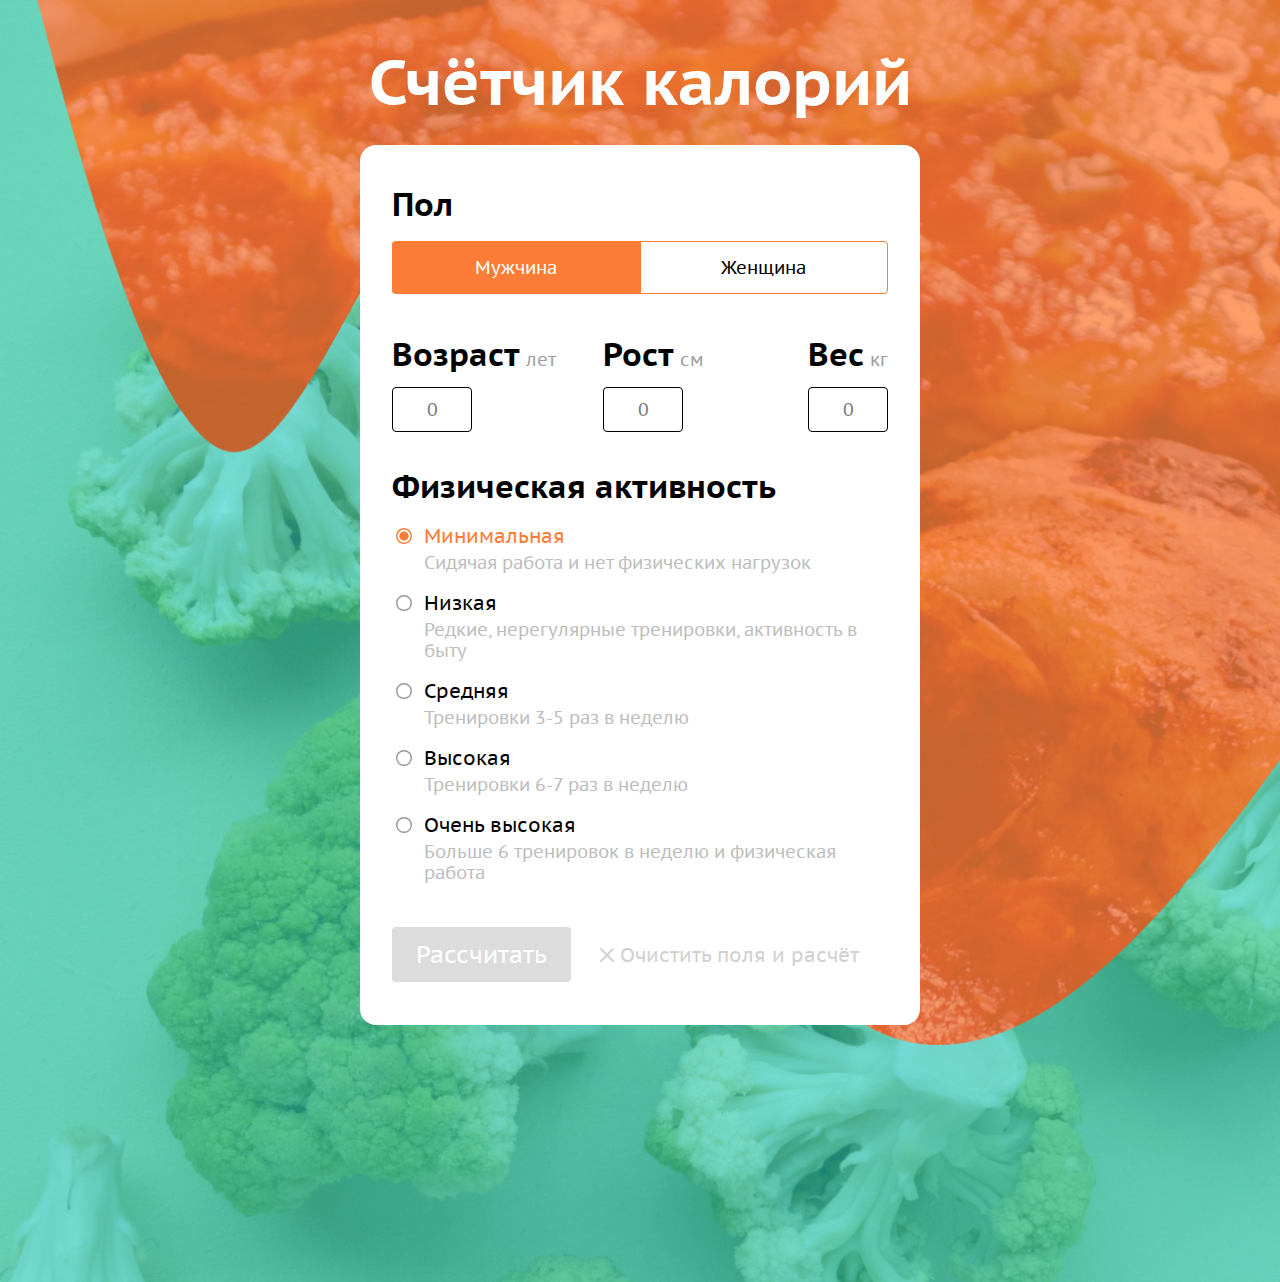
<file: счетчик каллорий/index.html>
<!DOCTYPE html>
<html lang="ru">
<head>
  <meta charset="UTF-8">
  <meta http-equiv="X-UA-Compatible" content="ie=edge">
  <meta name="viewport" content="width=device-width, initial-scale=1.0, viewport-fit=cover">
  <link rel="preload" href="fonts/pt-sans-caption-bold.woff2" as="font" type="font/woff2" crossorigin="anonymous">
  <link rel="preload" href="fonts/pt-sans-caption-regular.woff2" as="font" type="font/woff2" crossorigin="anonymous">
  <link rel="stylesheet" href="css/normalize.css">
  <link rel="stylesheet" href="css/style.css">
  <title>Счётчик калорий</title>
</head>
<body class="page">
  <main class="main">
    <div class="container">
      <article class="counter">
        <h1 class="counter__heading heading-main">
          Счётчик калорий
        </h1>
        <form class="counter__form form" name="counter" action="#" method="post">
          <div class="form__item">
            <h2 class="heading">
              Пол
            </h2>
            <ul class="switcher">
              <li class="switcher__item">
                <input id="gender-male" name="gender" value="male" type="radio" checked required>
                <label for="gender-male">
                  Мужчина
                </label>
              </li>
              <li class="switcher__item">
                <input id="gender-female" name="gender" value="female" type="radio" required>
                <label for="gender-female">
                  Женщина
                </label>
              </li>
            </ul>
          </div>
          <fieldset class="form__item form__parameters" name="parameters">
            <legend class="visually-hidden">
              Физические параметры
            </legend>
            <div class="inputs-group">
              <div class="input">
                <div class="input__heading">
                  <label class="heading" for="age">
                    Возраст
                  </label>
                  <span class="input__heading-unit">
                    лет
                  </span>
                </div>
                <div class="input__wrapper">
                  <input type="text" id="age" name="age" placeholder="0" inputmode="decimal" maxlength="3" required>
                </div>
              </div>
              <div class="input">
                <div class="input__heading">
                  <label class="heading" for="height">
                    Рост
                  </label>
                  <span class="input__heading-unit">
                    см
                  </span>
                </div>
                <div class="input__wrapper">
                  <input type="text" id="height" name="height" placeholder="0" inputmode="decimal" maxlength="3" required>
                </div>
              </div>
              <div class="input">
                <div class="input__heading">
                  <label class="heading" for="weight">
                    Вес
                  </label>
                  <span class="input__heading-unit">
                    кг
                  </span>
                </div>
                <div class="input__wrapper">
                  <input type="text" id="weight" name="weight" placeholder="0" inputmode="decimal" maxlength="3" required>
                </div>
              </div>
            </div>
          </fieldset>
          <fieldset class="form__item">
            <legend class="heading">
              Физическая активность
            </legend>
            <ul class="radios-group">
              <li class="radio">
                <div class="radio__wrapper">
                  <input id="activity-minimal" name="activity" value="min" type="radio" checked required>
                  <label for="activity-minimal">
                    Минимальная
                  </label>
                </div>
                <p class="radio__description">
                  Сидячая работа и нет физических нагрузок
                </p>
              </li>
              <li class="radio">
                <div class="radio__wrapper">
                  <input id="activity-low" name="activity" value="low" type="radio" required>
                  <label for="activity-low">
                    Низкая
                  </label>
                </div>
                <p class="radio__description">
                  Редкие, нерегулярные тренировки, активность в быту
                </p>
              </li>
              <li class="radio">
                <div class="radio__wrapper">
                  <input id="activity-medium" name="activity" value="medium" type="radio" required>
                  <label for="activity-medium">
                    Средняя
                  </label>
                </div>
                <p class="radio__description">
                  Тренировки 3-5 раз в неделю
                </p>
              </li>
              <li class="radio">
                <div class="radio__wrapper">
                  <input id="activity-high" name="activity" value="high" type="radio" required>
                  <label for="activity-high">
                    Высокая
                  </label>
                </div>
                <p class="radio__description">
                  Тренировки 6-7 раз в неделю
                </p>
              </li>
              <li class="radio">
                <div class="radio__wrapper">
                  <input id="activity-maximal" name="activity" value="max" type="radio" required>
                  <label for="activity-maximal">
                    Очень высокая
                  </label>
                </div>
                <p class="radio__description">
                  Больше 6 тренировок в неделю и физическая работа
                </p>
              </li>
            </ul>
          </fieldset>
          <div class="form__submit">
            <button class="form__submit-button button" name="submit" type="submit"disabled >
              Рассчитать
            </button>
            <button class="form__reset-button" name="reset" type="reset" disabled>
              <svg width="24" height="24" viewbox="0 0 24 24" fill="#FD3636" xmlns="http://www.w3.org/2000/svg">
                <path fill-rule="evenodd" clip-rule="evenodd" d="M13.4143 12.0002L18.7072 6.70725C19.0982 6.31625 19.0982 5.68425 18.7072 5.29325C18.3162 4.90225 17.6842 4.90225 17.2933 5.29325L12.0002 10.5862L6.70725 5.29325C6.31625 4.90225 5.68425 4.90225 5.29325 5.29325C4.90225 5.68425 4.90225 6.31625 5.29325 6.70725L10.5862 12.0002L5.29325 17.2933C4.90225 17.6842 4.90225 18.3162 5.29325 18.7072C5.48825 18.9022 5.74425 19.0002 6.00025 19.0002C6.25625 19.0002 6.51225 18.9022 6.70725 18.7072L12.0002 13.4143L17.2933 18.7072C17.4882 18.9022 17.7443 19.0002 18.0002 19.0002C18.2562 19.0002 18.5122 18.9022 18.7072 18.7072C19.0982 18.3162 19.0982 17.6842 18.7072 17.2933L13.4143 12.0002Z"/>
              </svg>
              <span>
                Очистить поля и расчёт
              </span>
            </button>
          </div>
        </form>
        <section class="counter__result counter__result--hidden">
          <h2 class="heading">
            Ваша норма калорий
          </h2>
          <ul class="counter__result-list">
            <li class="counter__result-item">
              <h3>
                <span id="calories-norm">3 800</span> ккал
              </h3>
              <p>
                поддержание веса
              </p>
            </li>
            <li class="counter__result-item">
              <h3>
                <span id="calories-minimal">3 300</span> ккал
              </h3>
              <p>
                снижение веса
              </p>
            </li>
            <li class="counter__result-item">
              <h3>
                <span id="calories-maximal">4 000</span> ккал
              </h3>
              <p>
                набор веса
              </p>
            </li>
          </ul>
        </section>
      </article>
    </div>
  </main>
  <script src="js/index.js" defer></script>
</body>
</html>
</file>
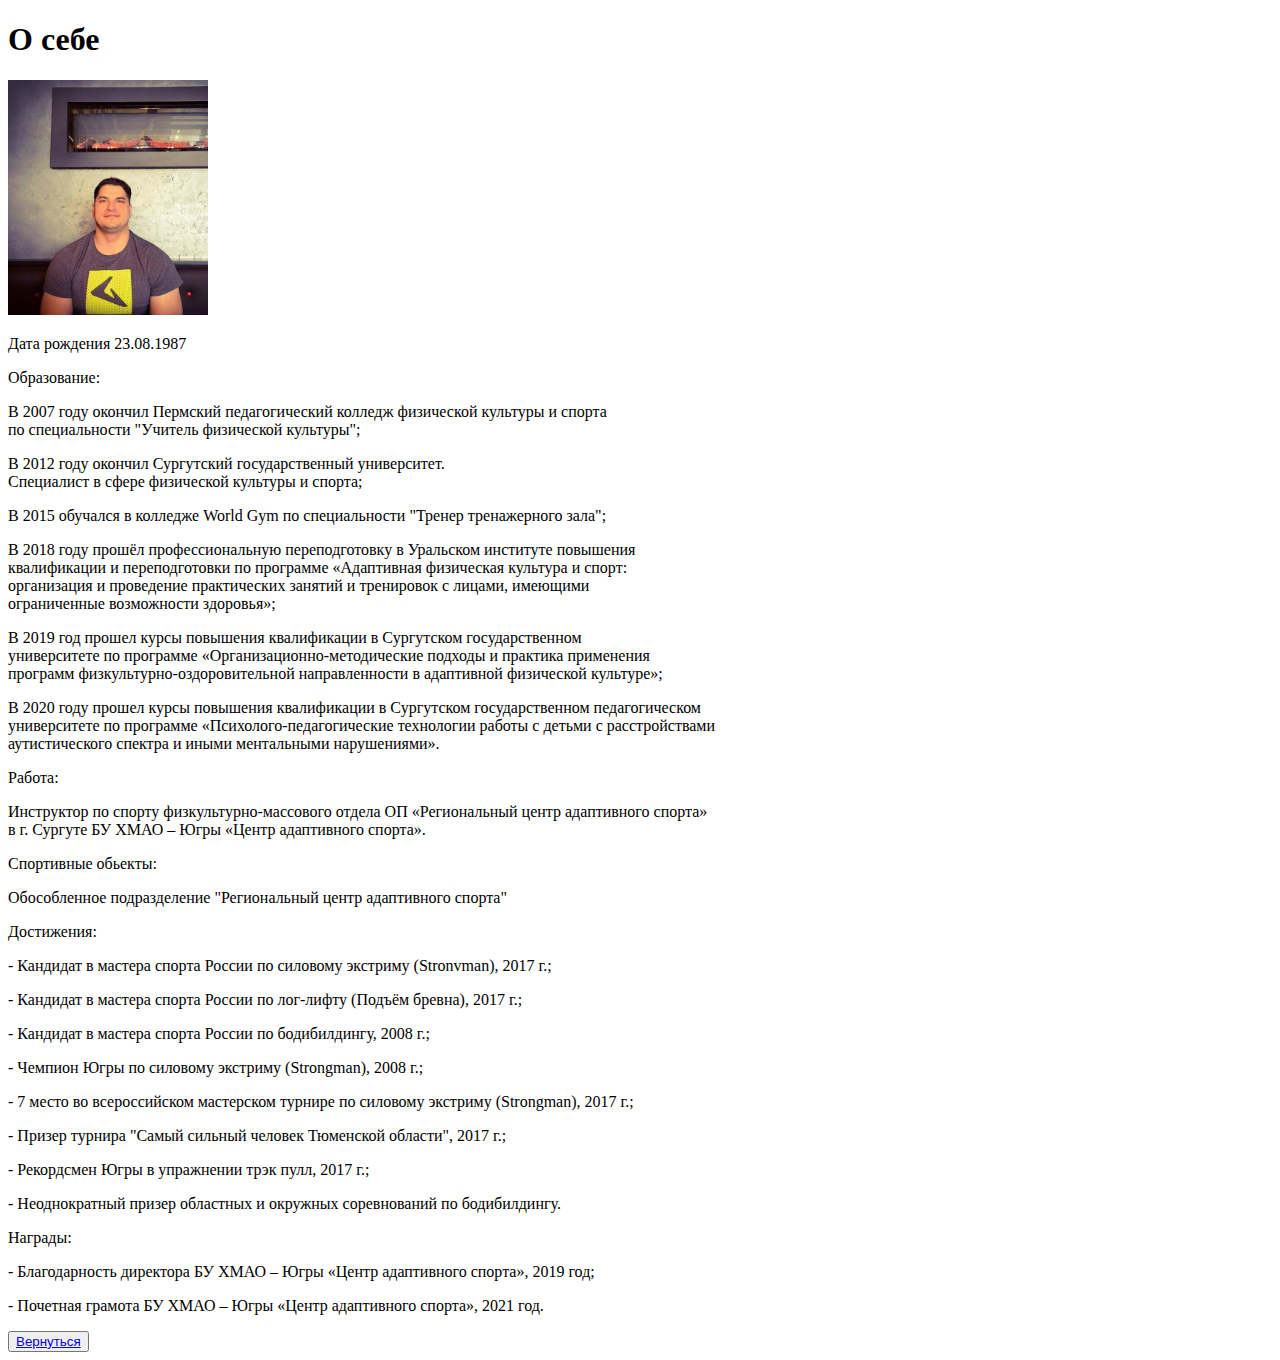
<file: About.html>
<!DOCTYPE html>
<html lang="en">
<head>
    <meta charset="UTF-8">
    <meta http-equiv="X-UA-Compatible" content="IE=edge">
    <meta name="viewport" content="width=device-width, initial-scale=1.0">
    <title>Document</title>
</head>
<body>
    <section class="title__pup">

      
        <div class="title_about">
         <h1 class="title_h1">О себе</h1>
            <img src="./image/Screenshot_20211007_215015.jpg" alt="photo" class="title_photo" width="200">
         </div>
            <div class="title_p">
            <p>Дата рождения 23.08.1987</p>

               <p> Образование:</p> 
               
                
               <p> В 2007 году окончил Пермский педагогический колледж физической культуры и спорта<br>
                 по специальности "Учитель физической культуры";</p>
                
              <p> В 2012 году окончил Сургутский государственный университет.<br>
                 Специалист в сфере физической культуры и спорта;</p>
                
               <p> В 2015 обучался в колледже World Gym по специальности "Тренер тренажерного зала";</p>
                
               <p> В 2018 году прошёл профессиональную переподготовку в Уральском институте повышения <br>
                квалификации и переподготовки по программе «Адаптивная физическая культура и спорт:<br>
                организация и проведение практических занятий и тренировок с лицами, имеющими<br>
                 ограниченные возможности здоровья»;</p>
                
                <p>В 2019 год прошел курсы повышения квалификации в Сургутском государственном<br>
                   университете по программе «Организационно-методические подходы и практика применения <br>
                   программ физкультурно-оздоровительной направленности в адаптивной физической культуре»;</p>
                
                   <p>В 2020 году прошел курсы повышения квалификации в Сургутском государственном педагогическом<br>
                 университете по программе «Психолого-педагогические технологии работы с детьми с расстройствами<br>
                  аутистического спектра и иными ментальными нарушениями».</p>
                
                
                  <p>Работа:</p>
                
                  <p>Инструктор по спорту физкультурно-массового отдела ОП «Региональный центр адаптивного спорта» <br>
                в г. Сургуте БУ ХМАО – Югры «Центр адаптивного спорта».</p>
                
                <p>Спортивные обьекты:</p>
                <p>Обособленное подразделение "Региональный центр адаптивного спорта"</p>
                <p>Достижения:</p>
                
                <p> - Кандидат в мастера спорта России по силовому экстриму (Stronvman), 2017 г.;</p>
                <p> - Кандидат в мастера спорта России по лог-лифту (Подъём бревна), 2017 г.;</p>
                <p> - Кандидат в мастера спорта России по бодибилдингу, 2008 г.;</p>
                <p> - Чемпион Югры по силовому экстриму (Strongman), 2008 г.;</p>
                <p> - 7 место во всероссийском мастерском турнире по силовому экстриму (Strongman), 2017 г.;</p>
                <p> - Призер турнира "Самый сильный человек Тюменской области", 2017 г.;</p>
                <p> - Рекордсмен Югры в упражнении трэк пулл, 2017 г.;</p>
                <p> - Неоднократный призер областных и окружных соревнований по бодибилдингу.</p>
                
                <p> Награды:</p>
                
                <p> - Благодарность директора БУ ХМАО – Югры «Центр адаптивного спорта», 2019 год;</p>
                <p> - Почетная грамота БУ ХМАО – Югры «Центр адаптивного спорта», 2021 год.</p>
               </div>
          <div>
            <button class="title_button">
               <a href="./index.html" class="header__link">Вернуться</a>
            </button>
          </div>
     </section>
</body>
</html>
</file>
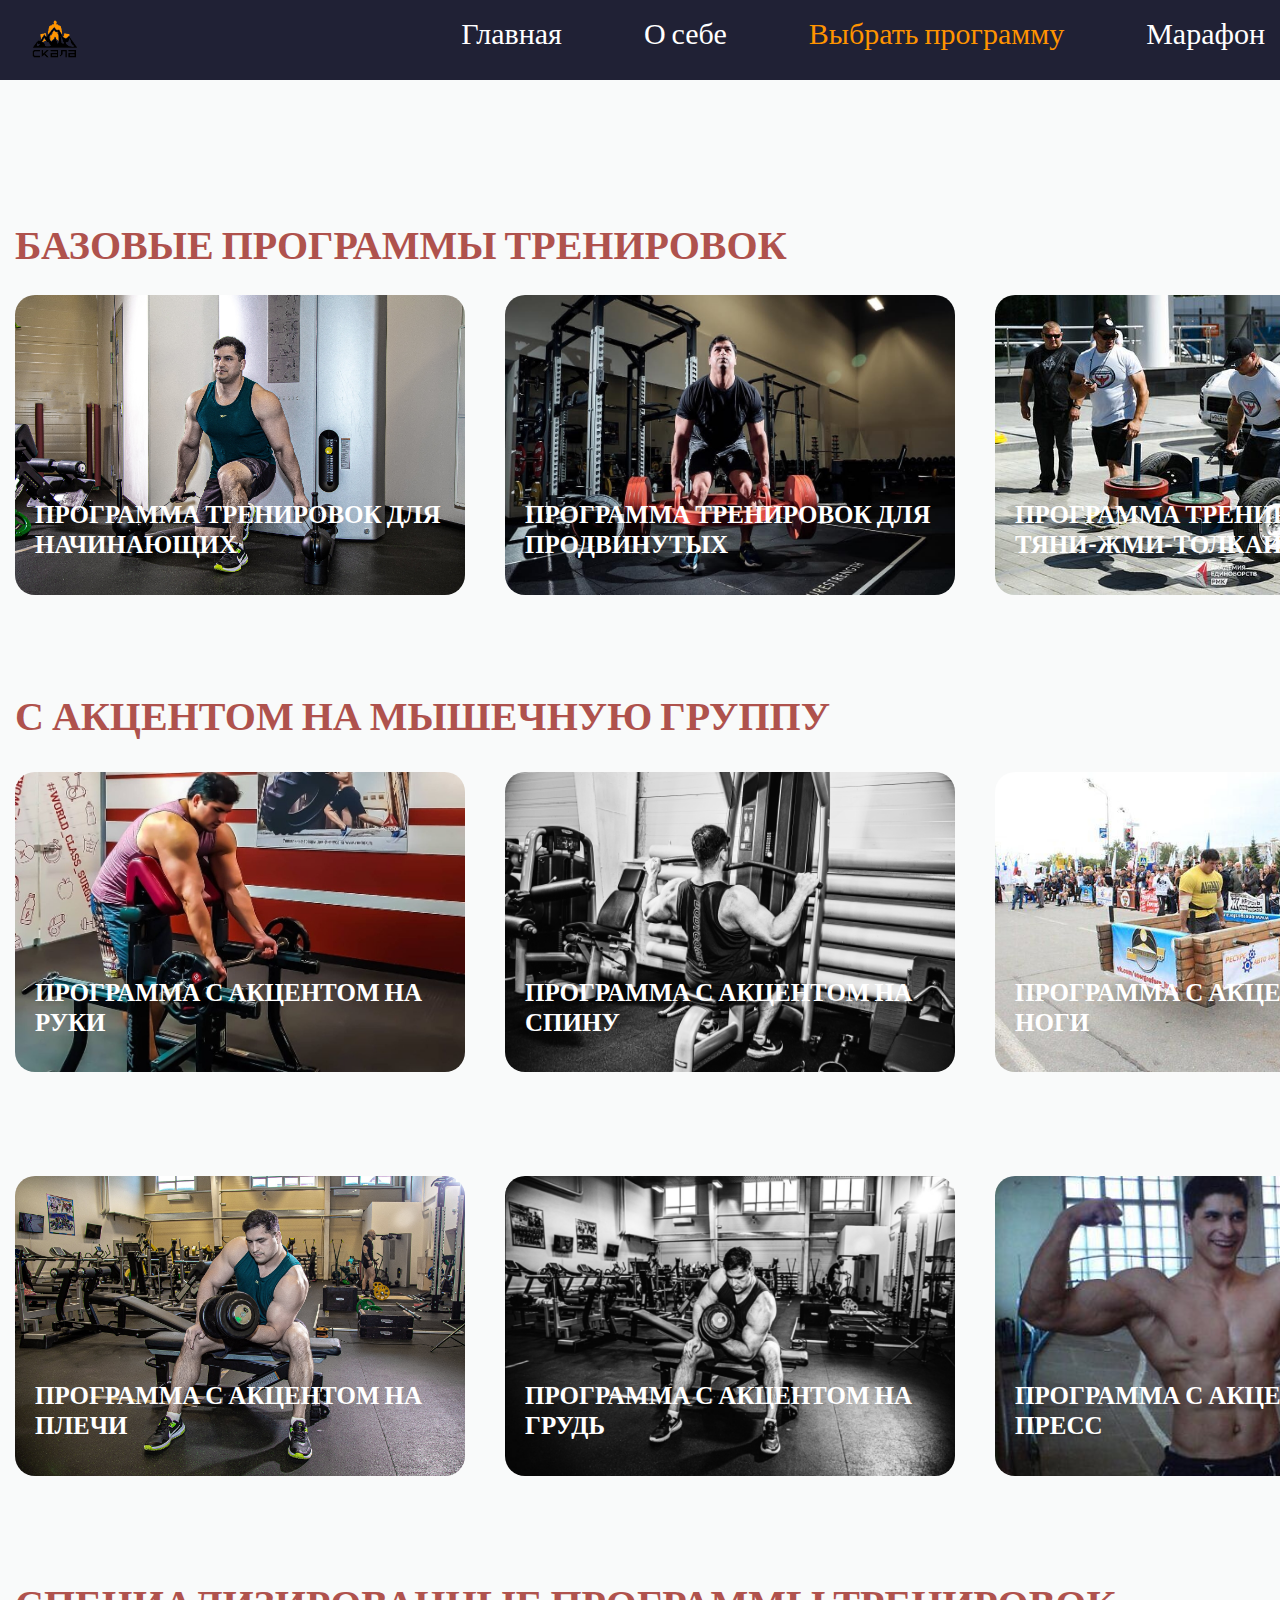
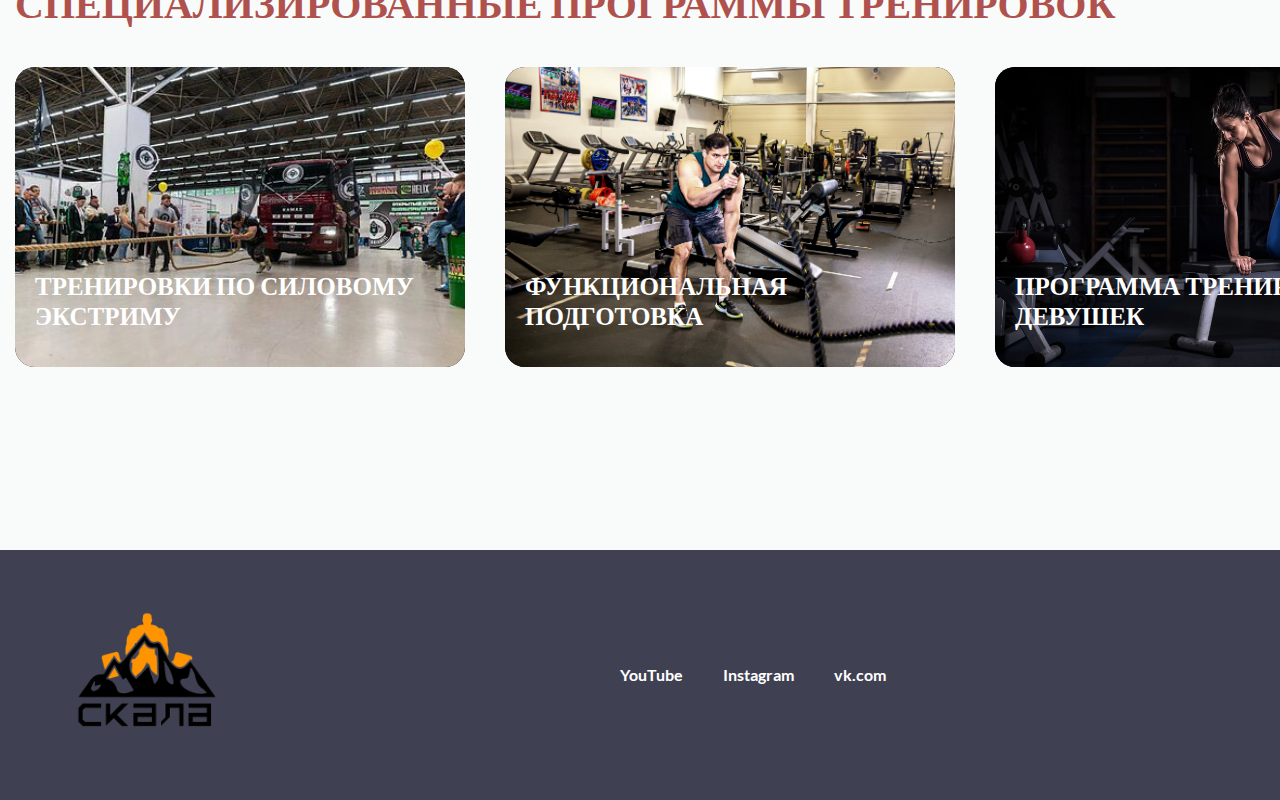
<file: index2.html>
<!DOCTYPE html>
<html lang="en">
<head>
    <meta charset="UTF-8">
    <meta http-equiv="X-UA-Compatible" content="IE=edge">
    <meta name="viewport" content="width=device-width, initial-scale=1.0">
    <link rel="stylesheet" href="style2.css">
    <title>О себе</title>
</head>
<body>
   <!--header start-->
   <header class="header">
		<div class="wrapper__hed">
		  <div class="header__wrapper">
			<div class="header__logo">
				<a href="/" class="header__logo-link">
					<img src="image/Logo.png" alt="logo" class="header__logo-pic" width="80" >
				</a>
			</div>
			<nav class="header__nav">
				<ul class="header__list">
					<li class="header__item button__pop">
						<a href="./index.html" class="header__link bu__bu">Главная</a>
					</li>
					<li class="header__item">
							<a href="#benefits_full" class="header__link">О себе</a>
					</li>
					<li class="header__item">
							<a href="#places_full" class="header__link"><font color="#FF9400">Выбрать программу</font></a>
					</li>
					<li class="header__item">
						<a href="./marathon.html" class="header__link">Марафон</a>
					</li>
				</ul>

			<div class="header__nav-close">
				<span class="header__nav-close-line"></span>
				<span class="header__nav-close-line"></span>
			</div>
			</nav>
			<div class="header__burger burger">
				<span class="burger__line burger__line_first"></span>
				<span class="burger__line burger__line_second"></span>
				<span class="burger__line burger__line_third"></span>
			</div> 

		  </div>
		</div>



	 </header> 
<!--header end-->


<section class="container">
   <div class="wrapper__hed">
      <h1 class="training__title">БАЗОВЫЕ ПРОГРАММЫ ТРЕНИРОВОК</h1>
      <div class="container__cards">
         <div class="card">
            <a href="#!"><img src="./image/1.jpg" alt="мышечная масса"  class="card__pic"></a>
            <a href="#!" class="title__pic">ПРОГРАММА ТРЕНИРОВОК ДЛЯ НАЧИНАЮЩИХ</a>
         </div>
         <div class="card">
            <a href="#!"><img src="./image/Screenshot_20221026_215951.jpg" alt="тренировки для начинающих"  class="card__pic"></a>
            <a href="#!" class="title__pic">ПРОГРАММА ТРЕНИРОВОК ДЛЯ ПРОДВИНУТЫХ</a>
         </div>
         <div class="card">
            <a href="#!"><img src="./image/картинка2.jpg" alt="рельеф"  class="card__pic"></a>
            <a href="#!" class="title__pic">ПРОГРАММА ТРЕНИРОВОК <br>ТЯНИ-ЖМИ-ТОЛКАЙ</a>
         </div>
      </div>

      <h2 class="training__title">С АКЦЕНТОМ НА МЫШЕЧНУЮ ГРУППУ</h2>
      <div class="container__cards">
         <div class="card">
            <a href="#!"><img src="./image/111.jpg" alt="бицепс"  class="card__pic"></a>
            <a href="#!" class="title__pic">ПРОГРАММА С АКЦЕНТОМ НА РУКИ</a>
         </div>
         <div class="card">
            <a href="#!"><img src="./image/2.jpg" alt="спина"  class="card__pic"></a>
            <a href="#!" class="title__pic">ПРОГРАММА С АКЦЕНТОМ НА СПИНУ</a>
         </div>
         <div class="card">
            <a href="#!"><img src="./image/картинка1.jpg" alt="ног на массу"  class="card__pic"></a>
            <a href="#!" class="title__pic">ПРОГРАММА С АКЦЕНТОМ НА НОГИ</a>
         </div>
         <div class="card">
            <a href="#!"><img src="./image/3.jpg" alt="ПЛЕЧИ"  class="card__pic"></a>
            <a href="#!" class="title__pic">ПРОГРАММА С АКЦЕНТОМ НА ПЛЕЧИ</a>
         </div>
         <div class="card">
            <a href="#!"><img src="./image/Screenshot_20210301_233525.jpg" alt="грудь"  class="card__pic"></a>
            <a href="#!" class="title__pic">ПРОГРАММА С АКЦЕНТОМ НА ГРУДЬ</a>
         </div>
         <div class="card">
            <a href="#!"><img src="./image/444.jpg" alt="пауэрлифтинг"  class="card__pic"></a>
            <a href="#!" class="title__pic">ПРОГРАММА С АКЦЕНТОМ НА ПРЕСС</a>
         </div>
      </div>

      <h3 class="training__title">СПЕЦИАЛИЗИРОВАННЫЕ ПРОГРАММЫ ТРЕНИРОВОК</h3>
      <div class="container__cards">
         <div class="card">
            <a href="#!"><img src="./image/картинка5.jpg" alt="силовой экстрим"  class="card__pic"></a>
            <a href="#!" class="title__pic">ТРЕНИРОВКИ ПО СИЛОВОМУ ЭКСТРИМУ</a>
         </div>
         <div class="card">
            <a href="#!"><img src="./image/5555.jpg" alt="функционал"  class="card__pic"></a>
            <a href="#!" class="title__pic">ФУНКЦИОНАЛЬНАЯ <br>ПОДГОТОВКА</a>
         </div>
         <div class="card">
            <a href="#!"><img src="./image/Fitness_Workout_Brunette_girl_Hands_Dumbbells_Gym_587131_6950x4633.jpg" alt="GIRL"  class="card__pic"></a>
            <a href="#!"class="title__pic" >ПРОГРАММА ТРЕНИРОВОК ДЛЯ ДЕВУШЕК</a>
         </div>
      </div>
   </div>
</section>

     <!--Footer start-->

	<footer class="footer">
		<div class="wrapper">
             <div class="footer__item">
				<div class="footer__logo">
					<img src="./image/Logo.png" alt="icon" class="footer__logo-pic" >
				</div>
				<nav class="footer__nav">
                   <ul class="footer__menu">
					   <li class="footer__menu-item">
                          <a href="https://www.youtube.com/channel/UCbCzCQKF7kb9G-A6IDY2ixA" class="footer__menu-link">YouTube</a>
					   </li>
                   </ul>
				   <ul class="footer__menu">
					<li class="footer__menu-item">
					   <a href="https://www.instagram.com/strong_therock" class="footer__menu-link">Instagram</a>
					</li>
				</ul>
				<ul class="footer__menu">
					<li class="footer__menu-item">
					   <a href="https://vk.com/aleksandr999908" class="footer__menu-link">vk.com</a>
					</li>
				</ul>
				</nav>

				
			 </div>
		</div>
    </footer>
    <script src="./main.js"></script>
	<!--Footer end-->
</body>
</html>


<!--<section class="benefits" id="benefits_full">
   <div class="benefits__wrap">
      <h2 class="benefits__title">
         <strong>Преимущества тренировок со мной</strong>
      </h2>
      <div class="benefits__cards">
         <div class="benefits__card cards__1">
            <div class="benefits__card-pic">
               <img src="./image/restaurant_meal_cutlery_love_heart_favorite_food_icon_179354.png" alt="icon" class="benefits__card-thumb">
            </div>
            <h3 class="benefits__card-title">
              <strong>Контроль питания</strong>
            </h3>
            <p class="benefits__card-desc">
              <strong>План правильного питания для достижения идеального тела</strong>
            </p>
            <a href="./index3.html" class="benefits__card-more">
               <strong>Узнать больше</strong>
            </a>
         </div>
         <div class="benefits__card cards__2" id="benefit">
            <div class="benefits__card-pic">
               <img src="./image/штанга.png" alt="icon" class="benefits__card-thumb">
            </div>
            <h3 class="benefits__card-title">
              <strong>Программа тренировок</strong>
            </h3>
            <p class="benefits__card-desc">
              <strong class="card__green">Взрывной рост результата, для <br> достижения поставленной цели</strong>
            </p>
            <a href="./index2.html" class="benefits__card-more">
               <strong>Узнать больше</strong>
            </a>
         </div>
         <div class="benefits__card cards__3">
                  <div class="benefits__card-pic">
               <img src="./image/техника.png" alt="icon" class="benefits__card-thumb">
            </div>
            <h3 class="benefits__card-title">
              <strong>Правильная техника</strong>
            </h3>
            <p class="benefits__card-desc">
              <strong>Выполняя упражнение чувствовать целевую мышцу</strong>
            </p>
            <a href="#!" class="benefits__card-more">
               <strong>Узнать больше</strong>
            </a>
         </div>
      </div>
    </section>
</file>
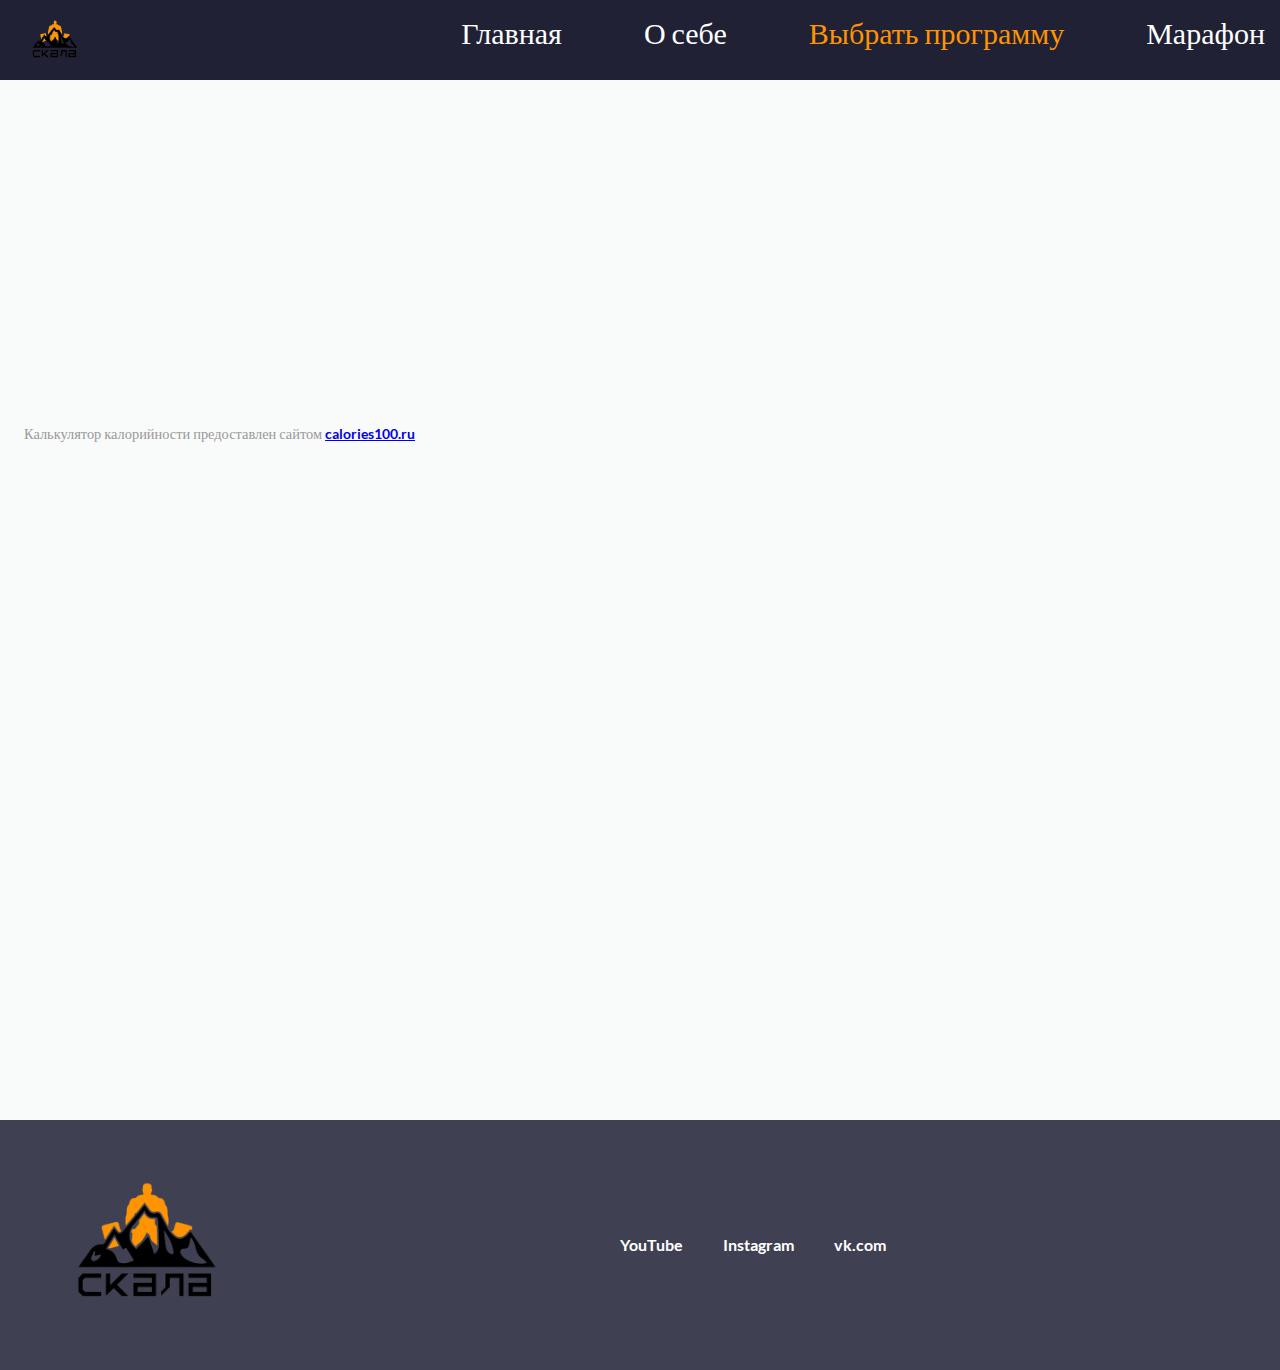
<file: index3.html>
<!DOCTYPE html>
<html lang="en">
<head>
    <meta charset="UTF-8">
    <meta http-equiv="X-UA-Compatible" content="IE=edge">
    <meta name="viewport" content="width=device-width, initial-scale=1.0">
    <link rel="stylesheet" href="style3.css">
    <title>О себе</title>
</head>
<body>
   <!--header start-->
   <header class="header">
		<div class="wrapper__hed">
		  <div class="header__wrapper">
			<div class="header__logo">
				<a href="/" class="header__logo-link">
					<img src="image/Logo.png" alt="logo" class="header__logo-pic" width="80" >
				</a>
			</div>
			<nav class="header__nav">
				<ul class="header__list">
					<li class="header__item button__pop">
						<a href="./index.html" class="header__link bu__bu">Главная</a>
					</li>
					<li class="header__item">
							<a href="#benefits_full" class="header__link">О себе</a>
					</li>
					<li class="header__item">
							<a href="#places_full" class="header__link"><font color="#FF9400">Выбрать программу</font></a>
					</li>
					<li class="header__item">
						<a href="./marathon.html" class="header__link">Марафон</a>
					</li>
				</ul>

			<div class="header__nav-close">
				<span class="header__nav-close-line"></span>
				<span class="header__nav-close-line"></span>
			</div>
			</nav>
			<div class="header__burger burger">
				<span class="burger__line burger__line_first"></span>
				<span class="burger__line burger__line_second"></span>
				<span class="burger__line burger__line_third"></span>
			</div> 

		  </div>
		</div>



	 </header> 
<!--header end-->

<section class="calculate">
    <div class="wrapper">
<iframe id="calories_calc_iframe" width="400px" height="300" style="border-radius: 10px; width: 1%; min-width: 400px; vertical-align: top; border:none;" scrolling="no" src="https://calories100.ru/widget/calories_calc?&bg_color=%236d39dc&btn_color=%23f76402&res_bg_color=%23ffffff&pr_bg_color=%23ffffff" referrerpolicy="no-referrer-when-downgrade" frameborder="0"></iframe>
<div style="margin-top:5px; font-size: 0.9em; color:#999">Калькулятор калорийности предоставлен сайтом <a href="https://calories100.ru" target="_blank">calories100.ru</a></div>
<script>message={};document.getElementById("calories_calc_iframe").onload = function() {message["url"] = parent.document.URL;document.getElementById("calories_calc_iframe").contentWindow.postMessage(message, "*");};window.addEventListener("message", function(event) {if (height_widget_calories_calc = event.data["height_widget_calories_calc"]) {document.getElementById("calories_calc_iframe").style.height = height_widget_calories_calc + "px"}})</script>
    </div>
</section>

   


     <!--Footer start-->

	<footer class="footer">
		<div class="wrapper">
             <div class="footer__item">
				<div class="footer__logo">
					<img src="./image/Logo.png" alt="icon" class="footer__logo-pic" >
				</div>
				<nav class="footer__nav">
                   <ul class="footer__menu">
					   <li class="footer__menu-item">
                          <a href="https://www.youtube.com/channel/UCbCzCQKF7kb9G-A6IDY2ixA" class="footer__menu-link">YouTube</a>
					   </li>
                   </ul>
				   <ul class="footer__menu">
					<li class="footer__menu-item">
					   <a href="https://www.instagram.com/strong_therock" class="footer__menu-link">Instagram</a>
					</li>
				</ul>
				<ul class="footer__menu">
					<li class="footer__menu-item">
					   <a href="https://vk.com/aleksandr999908" class="footer__menu-link">vk.com</a>
					</li>
				</ul>
				</nav>

				
			 </div>
		</div>
    </footer>
    <script src="./main.js"></script>
	<!--Footer end-->
</body>
</html>
</file>
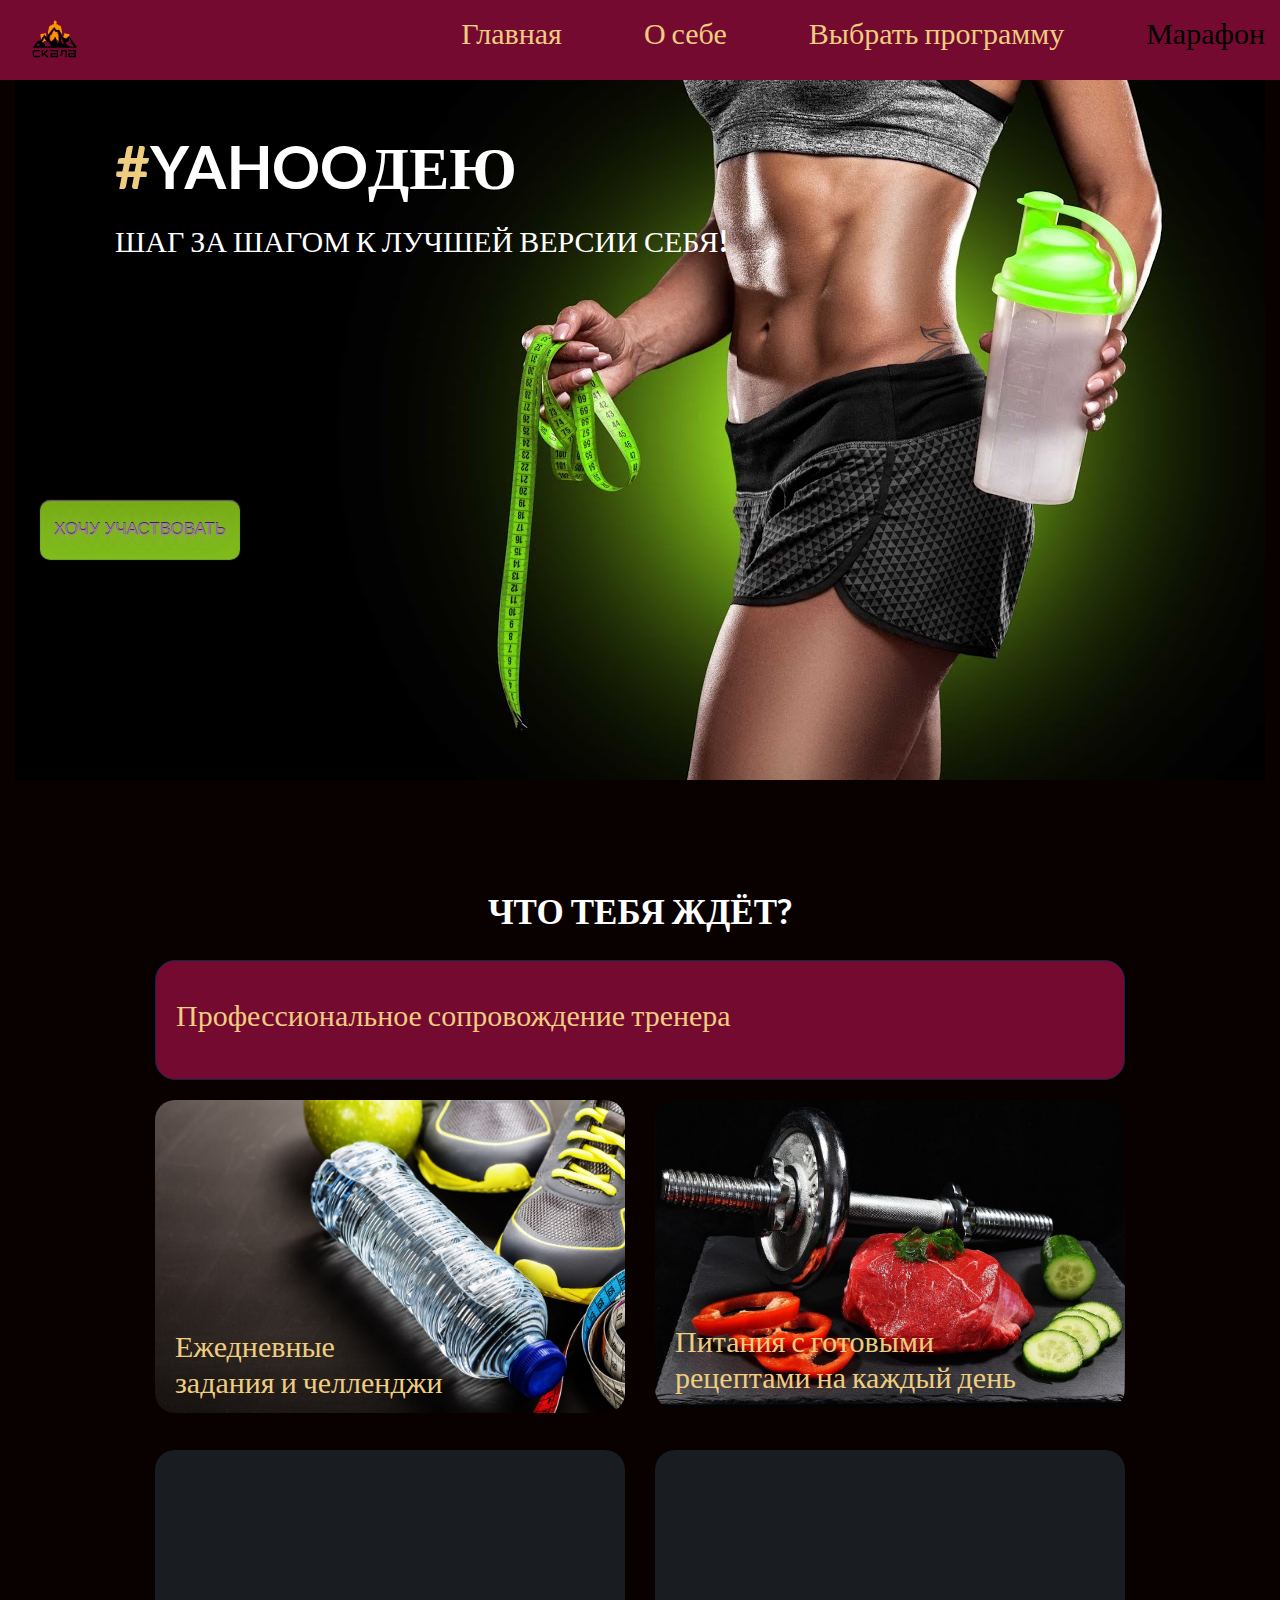
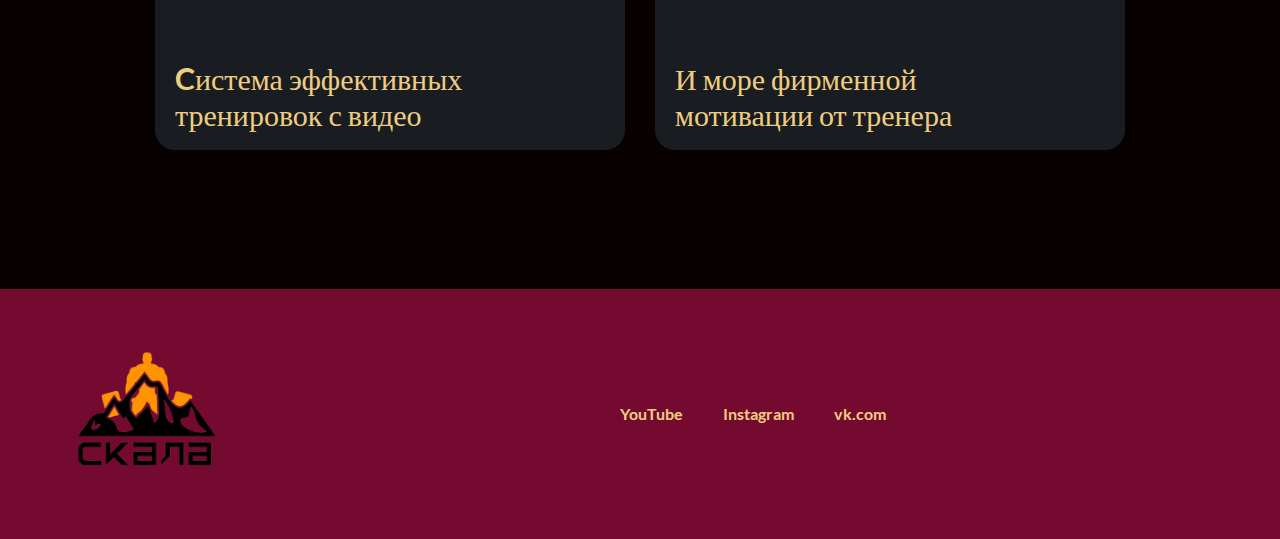
<file: marathon.html>
<!DOCTYPE html>
<html lang="en">
<head>
    <meta charset="UTF-8">
    <meta http-equiv="X-UA-Compatible" content="IE=edge">
    <meta name="viewport" content="width=device-width, initial-scale=1.0">
    <link rel="stylesheet" href="marathon.css">
    <title>О себе</title>
</head>
<body>
   <!--header start-->
   <header class="header">
		<div class="wrapper__hed">
		  <div class="header__wrapper">
			<div class="header__logo">
				<a href="/" class="header__logo-link">
					<img src="image/Logo.png" alt="logo" class="header__logo-pic" width="80" >
				</a>
			</div>
			<nav class="header__nav">
				<ul class="header__list">
					<li class="header__item button__pop">
						<a href="./index.html" class="header__link bu__bu">Главная</a>
					</li>
					<li class="header__item">
							<a href="#benefits_full" class="header__link">О себе</a>
					</li>
					<li class="header__item">
							<a href="#places_full" class="header__link">Выбрать программу</a>
					</li>
					<li class="header__item">
						<a href="#!" class="header__link"><font color="#000">Марафон</font></a>
					</li>
				</ul>

			<div class="header__nav-close">
				<span class="header__nav-close-line"></span>
				<span class="header__nav-close-line"></span>
			</div>
			</nav>
			<div class="header__burger burger">
				<span class="burger__line burger__line_first"></span>
				<span class="burger__line burger__line_second"></span>
				<span class="burger__line burger__line_third"></span>
			</div> 

		  </div>
		</div>



	 </header> 
<!--header end-->


<section class="container" id="cont">
	<div class="wrapper__cont">
		<div class="yahood">
			<h1 class="title__yah"><font color="#EFCD80">#</font><font color="#FFFFFF">YAHOOДЕЮ</font></h1>
			<p class="title_par">ШАГ ЗА ШАГОМ К ЛУЧШЕЙ ВЕРСИИ СЕБЯ!</p>	
		</div>
		
			<a href="#!" class="buttons">ХОЧУ УЧАСТВОВАТЬ</a>
		
	</div>
</section>



<!--marathon start-->
<section class="marathon">
    <div class="wrapper">
        <div class="marathon__wrapper">
        <h2 class="marathon__title">ЧТО ТЕБЯ ЖДЁТ?</h2>
           <div class="block">
            <p class="block__item__one">Профессиональное сопровождение тренера</p>
           </div>
                <div class="block__flex">
                    <div class="block__two">
                        <img src="./image/1234.jpg" alt="pic" class="block__pic">
                        <p class="block__item__two">Ежедневные <br> задания и челленджи</p>
                    </div>
                    <div class="block__two">
                        <img src="./image/Pitanie-dlya-nabora-massy.jpg" alt="pic" class="block__pic">
                        <p class="block__item__two">Питания с готовыми <br> рецептами на каждый день</p>
                    </div>
                </div>
                <div class="block__item">
                      <div class="block__title">
                          <p class="title__p">Cистема эффективных <br> тренировок с видео</p>
                      </div>
                      <div class="block__title">
                          <p class="title__p">И море фирменной <br> мотивации от тренера</p>
                      </div>
            </div>
        </div>
    </div>
</section>
<!--marathon end-->


   


     <!--Footer start-->

	<footer class="footer">
		<div class="wrapper">
             <div class="footer__item">
				<div class="footer__logo">
					<img src="./image/Logo.png" alt="icon" class="footer__logo-pic" >
				</div>
				<nav class="footer__nav">
                   <ul class="footer__menu">
					   <li class="footer__menu-item">
                          <a href="https://www.youtube.com/channel/UCbCzCQKF7kb9G-A6IDY2ixA" class="footer__menu-link">YouTube</a>
					   </li>
                   </ul>
				   <ul class="footer__menu">
					<li class="footer__menu-item">
					   <a href="https://www.instagram.com/strong_therock" class="footer__menu-link">Instagram</a>
					</li>
				</ul>
				<ul class="footer__menu">
					<li class="footer__menu-item">
					   <a href="https://vk.com/aleksandr999908" class="footer__menu-link">vk.com</a>
					</li>
				</ul>
				</nav>

				
			 </div>
		</div>
    </footer>
    <script src="./main.js"></script>
	<!--Footer end-->
</body>
</html>
</file>
<file: счетчик каллорий/css/style.css>
@font-face {
  font-style: normal;
  font-weight: 700;
  font-family: "PT Sans Caption";

  font-display: swap;
  src:
    url("../fonts/pt-sans-caption-bold.woff2") format("woff2"),
    url("../fonts/pt-sans-caption-bold.woff") format("woff");
}

@font-face {
  font-style: normal;
  font-weight: 400;
  font-family: "PT Sans Caption";

  font-display: swap;
  src:
    url("../fonts/pt-sans-caption-regular.woff2") format("woff2"),
    url("../fonts/pt-sans-caption-regular.woff") format("woff");
}

*,
*::before,
*::after {
  -webkit-box-sizing: border-box;
  box-sizing: border-box;
}

:root {
  --color-gray-darkest: #7b7b7b;
  --color-gray-dark: #7e7e7e;
  --color-gray: #9e9e9e;
  --color-gray-light: #bdbdbd;
  --color-gray-lighter: #d1d1d1;
  --color-gray-lightest: #dcdcdc;
  --color-text-black: #000000;
  --color-text-white: #ffffff;
  --color-background-main: #ffffff;
  --color-accent: #fd7d36;
  --color-accent-hover: #ff9e68;
  --color-accent-active: #ff7528;
  --color-warning: #fd3636;
  --color-warning-hover: #ff8484;
}

html,
body {
  height: 100%;
  margin: 0;
  padding: 0;
}

html {
  min-width: 1160px;
}

body {
  width: 100%;

  font-size: 18px;
  line-height: 21px;
  font-family: "PT Sans Caption", "Arial", sans-serif;
  color: var(--color-text-black);
}

.page {
  display: -webkit-box;
  display: -ms-flexbox;
  display: flex;
  -webkit-box-orient: vertical;
  -webkit-box-direction: normal;
  -ms-flex-direction: column;
  flex-direction: column;
}

.main {
  flex: 1 0 auto;
  -webkit-box-flex: 1;
  -ms-flex: 1 0 auto;

  background-image: url("../img/main-background.jpg");
  background-position: 0 0;
  background-repeat: no-repeat;
  background-size: cover;
  background-color: var(--color-accent);
}


.header,
.footer {
  -ms-flex-negative: 0;
  flex-shrink: 0;
}

img,
video {
  display: block;
  max-width: 100%;
  height: auto;
}

a {
  color: inherit;
  text-decoration: none;
}

/* firefox placeholder \ invalid fix + ios bdrs */
input,
textarea {
  border-radius: 0;
}

input::placeholder,
textarea::placeholder {
  opacity: 1;
}

input:invalid,
textarea:invalid {
  box-shadow: none;
}

/* input[number] arrows removal */
input::-webkit-outer-spin-button,
input::-webkit-inner-spin-button {
  margin: 0;

  appearance: none;
}

/* ios inputs reset */
select,
textarea,
input:matches([type="email"],
  [type="number"],
  [type="password"],
  [type="search"],
  [type="tel"],
  [type="text"],
  [type="url"]) {
  appearance: none;
}

input[type="number"] {
  appearance: textfield;
}

.visually-hidden {
  position: absolute;

  width: 1px;
  height: 1px;
  margin: -1px;
  padding: 0;
  overflow: hidden;

  white-space: nowrap;

  border: 0;

  clip: rect(0 0 0 0);
  -webkit-clip-path: inset(100%);
  clip-path: inset(100%);
}

.container {
  width: 100%;
  max-width: 1160px;
  margin: 0 auto;
  padding-right: 300px;
  padding-left: 300px;
}

.container--no-padding {
  padding-right: 0;
  padding-left: 0;
}

.heading-main,
.heading {
  margin: 0;

  font-family: "PT Sans Caption", "Arial", sans-serif;
  font-weight: 700;
  font-style: normal;
}

.heading-main {
  font-size: 64px;
  line-height: 83px;
}

.heading {
  font-size: 32px;
  line-height: 41px;
}

.counter {
  padding-top: 40px;
  padding-bottom: 50px;
}

.counter__heading {
  margin: 0;
  margin-bottom: 22px;

  color: var(--color-text-white);
  text-align: center;
}

.counter__form,
.counter__result {
  padding: 32px 32px;

  background-color: var(--color-background-main);
}

.counter__form {
  margin-bottom: 20px;
  padding-top: 39px;
  padding-bottom: 43px;

  border-radius: 16px;
}

.counter__result {
  opacity: 1;
  visibility: visible;
  border-radius: 12px;

  transition: 0.6s ease;
  transition-property: opacity, visibility;
}

.counter__result--hidden {
  opacity: 0;
  visibility: hidden;
}

.counter__result > .heading {
  margin-bottom: 12px;

  color: var(--color-accent);
}

.counter__result-list {
  display: flex;
  justify-content: space-between;
  margin: 0;
  padding: 0;

  list-style: none;
}

.counter__result-item {
  max-width: 124px;
}

.counter__result-item h3 {
  margin: 0;
  margin-bottom: 2px;

  font-weight: 700;
  font-size: 20px;
  line-height: 26px;
}

.counter__result-item p {
  margin: 0;

  color: var(--color-gray-dark);
}

.switcher {
  display: flex;
  align-items: stretch;
  margin: 0;
  padding: 0;

  font-family: "PT Sans Caption", "Arial", sans-serif;
  font-weight: 400;
  font-size: 18px;
  line-height: 23px;
  text-align: center;

  border-radius: 4px;
  list-style: none;
}

.switcher__item {
  flex: 1 1 0;
}

.switcher__item + .switcher__item {
  margin-left: -1px;
}

.switcher__item:first-of-type label {
  border-top-left-radius: 4px;
  border-bottom-left-radius: 4px;
}

.switcher__item:last-of-type label {
  border-top-right-radius: 4px;
  border-bottom-right-radius: 4px;
}

.switcher__item:only-child label {
  border-radius: 4px;
}

.switcher__item label {
  position: relative;
  z-index: 2;

  display: flex;
  justify-content: center;
  align-items: center;
  text-align: center;
  padding: 14px;

  color: var(--color-text-black);

  user-select: none;
  cursor: pointer;
  border: solid 0.5px var(--color-accent);
  background-color: transparent;
  transition: 0.3s ease;
  transition-property: color, border, background, z-index, margin;
}

.switcher__item input[type="radio"] {
  position: absolute;

  width: 1px;
  height: 1px;
  margin: -1px;
  padding: 0;
  overflow: hidden;

  white-space: nowrap;

  border: 0;

  clip: rect(0 0 0 0);
  -webkit-clip-path: inset(100%);
  clip-path: inset(100%);
}

.switcher__item label:hover {
  z-index: 3;

  color: var(--color-accent);
}

.switcher__item input[type="radio"]:checked + label {
  z-index: 0;

  color: var(--color-text-white);

  border-color: transparent;
  background-color: var(--color-accent);
}

.switcher__item input[type="radio"]:checked + label:hover {
  color: var(--color-text-white);
}

.input {
  width: fit-content;
}

.input__heading {
  display: flex;
  align-items: flex-end;
  margin: 0;
  margin-bottom: 12px;
}

.input__heading label {
  cursor: pointer;
}

.input__heading-unit {
  margin: 0;
  margin-left: 6px;

  font-weight: 400;
  font-size: 18px;
  line-height: 30px;
  color: var(--color-gray);
}

.input__wrapper {
  display: flex;
  width: 80px;
  margin: 0;
}

.input__wrapper input {
  width: 100%;
  margin: 0;
  padding: 10px 5px;

  font-weight: 400;
  font-size: 18px;
  line-height: 23px;
  text-align: center;
  color: var(--color-text-black);

  outline: none;
  border-radius: 4px;
  border: 0.5px solid currentColor;
  background: transparent;

  transition: 0.3s ease;
  transition-property: color, border;
}

.input__wrapper input::placeholder {
  color: var(--color-gray-darkest);

  transition: 0.3s ease;
  transition-property: color;
}

.input__wrapper input:hover,
.input__wrapper input:active,
.input__wrapper input:focus {
  border-color: var(--color-accent);
}

.input__wrapper input:hover::placeholder,
.input__wrapper input:active::placeholder {
  color: var(--color-text-black);
}

.input__wrapper input:focus::placeholder {
  color: transparent;
}

.inputs-group {
  display: flex;
  align-items: flex-start;
  margin: 0;
  padding: 0;

  list-style: none;
}

.inputs-group .input:nth-child(2) {
  margin-left: 47px;
  margin-right: auto;
}

.radio__wrapper {
  width: fit-content;
}

.radio__wrapper label {
  display: flex;
  align-items: flex-start;

  font-size: 20px;
  line-height: 26px;

  cursor: pointer;
  transition: 0.3s ease;
  transition-property: color, box-shadow;
}

.radio__wrapper input[type="radio"] {
  position: absolute;

  width: 1px;
  height: 1px;
  margin: -1px;
  padding: 0;
  overflow: hidden;

  white-space: nowrap;

  border: 0;

  clip: rect(0 0 0 0);
  -webkit-clip-path: inset(100%);
  clip-path: inset(100%);
}

.radio__wrapper label::before {
  content: "";

  flex-shrink: 0;
  display: block;
  width: 32px;
  height: 24px;
  margin-top: 1px;
  padding-right: 8px;

  background-image: url("../img/icon-radio-empty.svg");
  background-position: 0 0;
  background-repeat: no-repeat;
  background-size: 24px 24px;

  cursor: pointer;
  transition: 0.3s ease;
  transition-property: background;
}

.radio__wrapper input[type="radio"]:checked + label::before {
  background-image: url("../img/icon-radio-checked.svg");
}

.radio__wrapper label:hover,
.radio__wrapper input[type="radio"]:checked + label {
  color: var(--color-accent);
}

.radio__description {
  margin: 0;
  margin-left: 32px;
  margin-top: 3px;
  padding-bottom: 2px;

  color: var(--color-gray-light);
}

.radios-group {
  max-width: 94%;
  margin: 0;
  padding: 0;

  list-style: none;
}

.radios-group .radio {
  margin-bottom: 15px;
}

.radios-group .radio:last-child {
  margin-bottom: 0;
}

.button {
  padding: 20px 24px;

  font-family: "PT Sans Caption", "Arial", sans-serif;
  font-weight: 400;
  font-size: 24px;
  line-height: 15px;
  color: var(--color-text-white);

  cursor: pointer;
  outline: none;
  border: none;
  border-radius: 4px;
  background-color: var(--color-accent);
  transition: 0.3s ease;
  transition-property: background;
}

.button:hover,
.button:focus {
  background-color: var(--color-accent-hover);
}

.button:active {
  background-color: var(--color-accent-active);
}

.button:disabled {
  cursor: not-allowed;
  background-color: var(--color-gray-lightest);
}

.form__item {
  margin: 0;
  margin-bottom: 40px;
  padding: 0;

  border: none;
}

.form__item > .heading {
  margin-bottom: 16px;
}

.form__parameters {
  margin-bottom: 34px;
}

.form__submit {
  display: flex;
  align-items: center;
  margin-top: 42px;
}

.form__item:last-child {
  margin-bottom: 0;
}

.form__reset-button {
  display: inline-flex;
  align-items: center;
  margin: 0;
  margin-left: 24px;
  padding: 0;

  font-size: 20px;
  line-height: 16px;
  color: var(--color-warning);

  border: none;
  outline: none;
  cursor: pointer;
  background-color: transparent;
  transition: 0.3s ease;
  transition-property: color, box-shadow;
}

.form__reset-button svg {
  flex-shrink: 0;
  margin-right: 1px;

  fill: currentColor;
}

.form__reset-button:hover,
.form__reset-button:focus,
.form__reset-button:active {
  color: var(--color-warning-hover);

  outline: none;
}

.form__reset-button:disabled {
  color: var(--color-gray-lighter);

  cursor: not-allowed;
}
</file>
<file: style2.css>
/* lato-700 - latin */
@font-face {
    font-family: 'Lato';
    font-style: normal;
    font-weight: 700;
    src: url('./fonts/lato-v23-latin-700.eot'); /* IE9 Compat Modes */
    src: local(''),
         url('./fonts/lato-v23-latin-700.eot?#iefix') format('embedded-opentype'), /* IE6-IE8 */
         url('./fonts/lato-v23-latin-700.woff2') format('woff2'), /* Super Modern Browsers */
         url('./fonts/lato-v23-latin-700.woff') format('woff'), /* Modern Browsers */
         url('./fonts/lato-v23-latin-700.ttf') format('truetype'), /* Safari, Android, iOS */
         url('./fonts/lato-v23-latin-700.svg#Lato') format('svg'); /* Legacy iOS */
  }
  /* lato-900 - latin */
  @font-face {
    font-family: 'Lato';
    font-style: normal;
    font-weight: 900;
    src: url('./fonts/lato-v23-latin-900.eot'); /* IE9 Compat Modes */
    src: local(''),
         url('./fonts/lato-v23-latin-900.eot?#iefix') format('embedded-opentype'), /* IE6-IE8 */
         url('./fonts/lato-v23-latin-900.woff2') format('woff2'), /* Super Modern Browsers */
         url('./fonts/lato-v23-latin-900.woff') format('woff'), /* Modern Browsers */
         url('./fonts/lato-v23-latin-900.ttf') format('truetype'), /* Safari, Android, iOS */
         url('./fonts/lato-v23-latin-900.svg#Lato') format('svg'); /* Legacy iOS */
  }

  html{
    box-sizing: border-box;
  }
  *, *::before, *::after{
    box-sizing: inherit;
  }

  body {
    font-family: 'Lato';
    font-style: normal;
    font-size: 16px;
    line-height: 1.2;
    font-weight: normal;
    color: #102746;
    background: #F9FAFA;
    margin: 0;
  }

  /*Header style start*/

  .wrapper {
    max-width: 1262px;
    margin: 0 auto;
    padding: 0 15px;
  }
  .wrapper__full{
    max-width: 1262px;
    margin: 0 auto;
    padding: 0 15px;
  }
  .section-title{
    font-weight: 500;
    font-size: 35px;
    line-height: 42px;
    position: relative;
    padding-bottom: 10px;
  }
  .section-title::after{
    display: block;
    content: '';
    width: 253px;
    height: 3px;
    background-color: #006DFE;
    position: absolute;
    bottom: 0;
    left: 0;
  }
  img{
    max-width: 100%;
    height: auto;
  }
  .header{
    position: fixed;
    top: 0;
    left: 0;
    width: 100%;
    transition: .2s linear;
    padding-bottom: 20px;
    z-index: 999;
    background: #202135;
    width:100%;
    height: 80px;
    
  }
  .header__wrapper {
    display: flex;
    flex-wrap: wrap;
    align-items: center;
    justify-content: space-between;
    align-items: center;
    height: 80px;
  }
  .wrapper__hed{
    max-width: 1440px;
    margin: 0 auto;
    padding: 0 15px;
  }
  
  .header_active{
    
    background: rgba(63, 64, 82, 0.5);
  }
  .header__list {
    display: flex;
    flex-wrap: wrap;
    margin-top: 0;
  }
  .header__item {
    margin-right: 82px;
    list-style-type: none;
    
  }
.header__item:last-child{
  margin-right: 0;
}
.header__link{
  font-size: 30px;
  line-height: 24px;
  color: #FFFF;
  text-decoration: none;
  
}

.header__link:hover, .header__link:focus, .header__link:active{
 color: #F1A02D;
}

 .header__burger{
  display: none;
  width: 40px;
  height: 28px;
  position: relative;
 }
 .burger__line{
  display: block;
  width: 100%;
  height: 2px;
  background-color: black;
  position: absolute;
  left: 0;
 }
 .burger__line_first{
  top: 0;
 }
 .burger__line_second{
  top: 50%;
  transform: translateY(-50%);
 }
 .burger__line_third{
  bottom: 0;
 }


/*Header style end*/

/*Container style start*/
.container{
  margin-top: 220px;
  margin-bottom: 120px;
}
.container__cards{
  display: grid;
  grid-template-columns: repeat(3, 450px);
  grid-gap:40px;
}

.card__pic{
  border-radius: 20px;
  
  width: 450px;
  height: 300px;
  background: black;
}
.training__title{
  color: #AF524D;
  font-size: 40px;
}
.title__pic{
  text-decoration: none;
  color: #fff;
  position: relative;
  bottom:100px;
  left: 20px;
  font-size: 25px;
  font-weight:700;
  
}
.card:hover{
  transform: scale(1.05);
}
/*Container style end*/


/*Footer style start*/
.footer{
  
    max-width: 100%;
    margin: 0 auto;
    background-color: #3F4052;
    
    background-repeat: repeat-x;
    background-position: 0 0, 0 0, 0 100%, 0 100%;
    background-size: 12px 12px;
  }
  .footer__item{
    display: flex;
    flex-wrap: wrap;
    
  }
  .footer__logo{
    width:20% ;
  }
  .footer__nav{
    display: flex;
    flex-wrap: wrap;
    width: 50%;
    justify-content: flex-end;
    align-items: center;
   
  }
  .footer__menu-link{
   text-decoration: none;
   color:#fff;
   
   
  }
  .footer__menu-item{
    list-style-type: none;
  }
  .footer__menu-link:hover, .footer__menu-link:focus, .footer__menu-link:active {
    color:#F1A02D;
  }
  .form{
    display: flex;
    justify-content: center;
    gap:50px;
  }
  .type-4{
    width: 600px;
  }
  .form__intro__f{
    display: flex;
    flex-direction: column;
    justify-content: flex-end;
  }
  .title__form{
    font-size: 40px;
  }
  /*Footer style end*/
</file>
<file: style3.css>
/* lato-700 - latin */
@font-face {
    font-family: 'Lato';
    font-style: normal;
    font-weight: 700;
    src: url('./fonts/lato-v23-latin-700.eot'); /* IE9 Compat Modes */
    src: local(''),
         url('./fonts/lato-v23-latin-700.eot?#iefix') format('embedded-opentype'), /* IE6-IE8 */
         url('./fonts/lato-v23-latin-700.woff2') format('woff2'), /* Super Modern Browsers */
         url('./fonts/lato-v23-latin-700.woff') format('woff'), /* Modern Browsers */
         url('./fonts/lato-v23-latin-700.ttf') format('truetype'), /* Safari, Android, iOS */
         url('./fonts/lato-v23-latin-700.svg#Lato') format('svg'); /* Legacy iOS */
  }
  /* lato-900 - latin */
  @font-face {
    font-family: 'Lato';
    font-style: normal;
    font-weight: 900;
    src: url('./fonts/lato-v23-latin-900.eot'); /* IE9 Compat Modes */
    src: local(''),
         url('./fonts/lato-v23-latin-900.eot?#iefix') format('embedded-opentype'), /* IE6-IE8 */
         url('./fonts/lato-v23-latin-900.woff2') format('woff2'), /* Super Modern Browsers */
         url('./fonts/lato-v23-latin-900.woff') format('woff'), /* Modern Browsers */
         url('./fonts/lato-v23-latin-900.ttf') format('truetype'), /* Safari, Android, iOS */
         url('./fonts/lato-v23-latin-900.svg#Lato') format('svg'); /* Legacy iOS */
  }

  html{
    box-sizing: border-box;
  }
  *, *::before, *::after{
    box-sizing: inherit;
  }

  body {
    font-family: 'Lato';
    font-style: normal;
    font-size: 16px;
    line-height: 1.2;
    font-weight: normal;
    color: #102746;
    background: #F9FAFA;
    margin: 0;
  }

  /*Header style start*/

  .wrapper {
    max-width: 1262px;
    margin: 0 auto;
    padding: 0 15px;
  }
  .wrapper__full{
    max-width: 1262px;
    margin: 0 auto;
    padding: 0 15px;
  }
  .section-title{
    font-weight: 500;
    font-size: 35px;
    line-height: 42px;
    position: relative;
    padding-bottom: 10px;
  }
  .section-title::after{
    display: block;
    content: '';
    width: 253px;
    height: 3px;
    background-color: #202135;
    position: absolute;
    bottom: 0;
    left: 0;
  }
  img{
    max-width: 100%;
    height: auto;
  }
  .header{
    position: fixed;
    top: 0;
    left: 0;
    width: 100%;
    transition: .2s linear;
    padding-bottom: 20px;
    z-index: 999;
    background: #202135;
    width:100%;
    height: 80px;
    
  }
  .header__wrapper {
    display: flex;
    flex-wrap: wrap;
    align-items: center;
    justify-content: space-between;
    align-items: center;
    height: 80px;
  }
  .wrapper__hed{
    max-width: 1440px;
    margin: 0 auto;
    padding: 0 15px;
  }
  
  .header_active{
    
    background: rgba(63, 64, 82, 0.7);
  }
  .header__list {
    display: flex;
    flex-wrap: wrap;
    margin-top: 0;
  }
  .header__item {
    margin-right: 82px;
    list-style-type: none;
    
  }
.header__item:last-child{
  margin-right: 0;
}
.header__link{
  font-size: 30px;
  line-height: 24px;
  color: #ffff;
  text-decoration: none;
  
}

.header__link:hover, .header__link:focus, .header__link:active{
 color: #F1A02D;
}

 .header__burger{
  display: none;
  width: 40px;
  height: 28px;
  position: relative;
 }
 .burger__line{
  display: block;
  width: 100%;
  height: 2px;
  background-color: black;
  position: absolute;
  left: 0;
 }
 .burger__line_first{
  top: 0;
 }
 .burger__line_second{
  top: 50%;
  transform: translateY(-50%);
 }
 .burger__line_third{
  bottom: 0;
 }


/*Header style end*/

/*Container style start*/
.calculate{
    height: 1000px;
    margin-top: 120px;
}
.calories_calc_iframe{
    position: relative;
    left: 1300px;
}
/*Container style end*/


/*Footer style start*/
.footer{
  
    max-width: 100%;
    margin: 0 auto;
    background-color: #3F4052;
    
    background-repeat: repeat-x;
    background-position: 0 0, 0 0, 0 100%, 0 100%;
    background-size: 12px 12px;
  }
  .footer__item{
    display: flex;
    flex-wrap: wrap;
    
  }
  .footer__logo{
    width:20% ;
  }
  .footer__nav{
    display: flex;
    flex-wrap: wrap;
    width: 50%;
    justify-content: flex-end;
    align-items: center;
   
  }
  .footer__menu-link{
   text-decoration: none;
   color:white;
   
   
  }
  .footer__menu-item{
    list-style-type: none;
  }
  .footer__menu-link:hover, .footer__menu-link:focus, .footer__menu-link:active {
    color: #F1A02D;
  }
  .form{
    display: flex;
    justify-content: center;
    gap:50px;
  }
  .type-4{
    width: 600px;
  }
  .form__intro__f{
    display: flex;
    flex-direction: column;
    justify-content: flex-end;
  }
  .title__form{
    font-size: 40px;
  }
  /*Footer style end*/
</file>
<file: marathon.css>
/* lato-700 - latin */
@font-face {
    font-family: 'Lato';
    font-style: normal;
    font-weight: 700;
    src: url('./fonts/lato-v23-latin-700.eot'); /* IE9 Compat Modes */
    src: local(''),
         url('./fonts/lato-v23-latin-700.eot?#iefix') format('embedded-opentype'), /* IE6-IE8 */
         url('./fonts/lato-v23-latin-700.woff2') format('woff2'), /* Super Modern Browsers */
         url('./fonts/lato-v23-latin-700.woff') format('woff'), /* Modern Browsers */
         url('./fonts/lato-v23-latin-700.ttf') format('truetype'), /* Safari, Android, iOS */
         url('./fonts/lato-v23-latin-700.svg#Lato') format('svg'); /* Legacy iOS */
  }
  /* lato-900 - latin */
  @font-face {
    font-family: 'Lato';
    font-style: normal;
    font-weight: 900;
    src: url('./fonts/lato-v23-latin-900.eot'); /* IE9 Compat Modes */
    src: local(''),
         url('./fonts/lato-v23-latin-900.eot?#iefix') format('embedded-opentype'), /* IE6-IE8 */
         url('./fonts/lato-v23-latin-900.woff2') format('woff2'), /* Super Modern Browsers */
         url('./fonts/lato-v23-latin-900.woff') format('woff'), /* Modern Browsers */
         url('./fonts/lato-v23-latin-900.ttf') format('truetype'), /* Safari, Android, iOS */
         url('./fonts/lato-v23-latin-900.svg#Lato') format('svg'); /* Legacy iOS */
  }

  html{
    box-sizing: border-box;
  }
  *, *::before, *::after{
    box-sizing: inherit;
  }

  body {
    font-family: 'Lato';
    font-style: normal;
    font-size: 16px;
    line-height: 1.2;
    font-weight: normal;
    color: #102746;
    background: #090000;
    margin: 0;
  }

  /*Header style start*/

  .wrapper {
    max-width: 1262px;
    margin: 0 auto;
    padding: 0 15px;
  }
  .wrapper__full{
    max-width: 1262px;
    margin: 0 auto;
    padding: 0 15px;
  }
  .section-title{
    font-weight: 500;
    font-size: 35px;
    line-height: 42px;
    position: relative;
    padding-bottom: 10px;
  }
  .section-title::after{
    display: block;
    content: '';
    width: 253px;
    height: 3px;
    background-color: #006DFE;
    position: absolute;
    bottom: 0;
    left: 0;
  }
  img{
    max-width: 100%;
    height: auto;
  }
  .header{
    position: fixed;
    top: 0;
    left: 0;
    width: 100%;
    transition: .2s linear;
    padding-bottom: 20px;
    z-index: 999;
    background: #750A30;
    width:100%;
    height: 80px;
    
  }
  .header__wrapper {
    display: flex;
    flex-wrap: wrap;
    align-items: center;
    justify-content: space-between;
    align-items: center;
    height: 80px;
  }
  .wrapper__hed{
    max-width: 1440px;
    margin: 0 auto;
    padding: 0 15px;
  }
  
  .header_active{
    
    background: rgba(117, 10, 48, 0.5);
  }
  .header__list {
    display: flex;
    flex-wrap: wrap;
    margin-top: 0;
  }
  .header__item {
    margin-right: 82px;
    list-style-type: none;
    
  }
.header__item:last-child{
  margin-right: 0;
}
.header__link{
  font-size: 30px;
  line-height: 24px;
  color: #EFCD80;
  text-decoration: none;
  
}

.header__link:hover, .header__link:focus, .header__link:active{
 color: black;
}

 .header__burger{
  display: none;
  width: 40px;
  height: 28px;
  position: relative;
 }
 .burger__line{
  display: block;
  width: 100%;
  height: 2px;
  background-color: black;
  position: absolute;
  left: 0;
 }
 .burger__line_first{
  top: 0;
 }
 .burger__line_second{
  top: 50%;
  transform: translateY(-50%);
 }
 .burger__line_third{
  bottom: 0;
 }


/*Header style end*/

.wrapper__cont {
  max-width: 1440px;
  margin: 0 auto;
  padding: 0 15px;
  
}
.yahood{
  background: url(./image/maxresdefault.jpg) no-repeat center;
  margin-top: 80px;
  height: 700px;
    
}
.title__yah{
position: relative;
left: 100px;
top: 50px;
font-size: 60px;
}
.title_par{
 color: white;
 font-size: 30px;
 position: relative;
 left: 100px;
 top: 30px;
}
.button__yah{
  
}
a.buttons {
  position: relative;
  bottom: 300px;
  right: 500px;
  width: 200px;
  height: 60px;
  text-decoration: none;
  padding-top:20px;
  color: #a675b3;
  text-align: center;
  line-height: 20px;
  display: block;
  margin: 20px auto;
  font: normal 17px arial;
  border-radius: 10px;
}

a.buttons:not(.active) {
  box-shadow: inset 0 1px 1px rgba(111, 55, 125, 0.8), inset 0 -1px 0px rgba(63, 59, 113, 0.2), 0 9px 16px 0 rgba(0, 0, 0, 0.3), 0 4px 3px 0 rgba(0, 0, 0, 0.3), 0 0 0 1px #150a1e;
  background-image: linear-gradient(#77AD17,#80BD1B);
  text-shadow: 0 0 21px rgba(223, 206, 228, 0.5), 0 -1px 0 #311d47;
}

a.buttons:not(.active):hover,
a.buttons:not(.active):focus {
  transition: color 200ms linear, text-shadow 500ms linear;
  color: #fff;
  text-shadow: 0 0 21px rgba(223, 206, 228, 0.5), 0 0 10px rgba(223, 206, 228, 0.4), 0 0 2px #2a153c;
}
a.buttons:not(:hover) {
    transition: 0.6s;
}



/*marathon style start*/
.marathon{
    height: 1000px;
    
}
.marathon__wrapper{
    max-width: 1000px;
    margin: 0 auto;
    padding: 0 15px;
}
.marathon__title{
    display: flex;
    justify-content: center;
    color: white;
    font-size: 35px;
}
.block{
    border: 1px  solid;
    border-radius: 20px;
    background: #750A30;
    height: 120px;
    padding-left: 20px;
    padding-top: 5px;
}
.block__item__one{
    color: #EFCD80;
    font-size: 30px;

}
.block__pic{
    width: 500px;
    border-radius:20px;
    margin-top: 20px;
    
}
.block__item__two{
    position: relative;
    bottom: 120px;
    padding-left: 20px;
    color: #EFCD80;
    font-size: 30px;
}
.block__pic:hover{
    transform: scale(1.02);
  }
.block:hover{
    transform: scale(1.02);
}
.block__flex{
    display: flex;
    gap: 30px;
    height: 400px;
}
.block__item{
    display: flex;
    gap: 30px;
    margin-top: -30px;
}
.block__title{
    width: 500px;
    background: #191C21;
    border-radius: 20px;
   height: 300px;
}
.title__p{
    position: relative;
    left: 20px;
    top: 180px;
    color: #EFCD80;
    font-size: 30px;
}
.block__title:hover{
    transform: scale(1.02);
  }
/*marathon style end*/


/*Footer style start*/
.footer{
    
    max-width: 100%;
    margin: 0 auto;
    background-color: #750A30;
    
    background-repeat: repeat-x;
    background-position: 0 0, 0 0, 0 100%, 0 100%;
    background-size: 12px 12px;
  }
  .footer__item{
    display: flex;
    flex-wrap: wrap;
    
  }
  .footer__logo{
    width:20% ;
  }
  .footer__nav{
    display: flex;
    flex-wrap: wrap;
    width: 50%;
    justify-content: flex-end;
    align-items: center;
   
  }
  .footer__menu-link{
   text-decoration: none;
   color:#EFCD80;
   
   
  }
  .footer__menu-item{
    list-style-type: none;
  }
  .footer__menu-link:hover, .footer__menu-link:focus, .footer__menu-link:active {
  opacity: .50;
  }
  .form{
    display: flex;
    justify-content: center;
    gap:50px;
  }
  .type-4{
    width: 600px;
  }
  .form__intro__f{
    display: flex;
    flex-direction: column;
    justify-content: flex-end;
  }
  .title__form{
    font-size: 40px;
  }
  /*Footer style end*/
</file>
